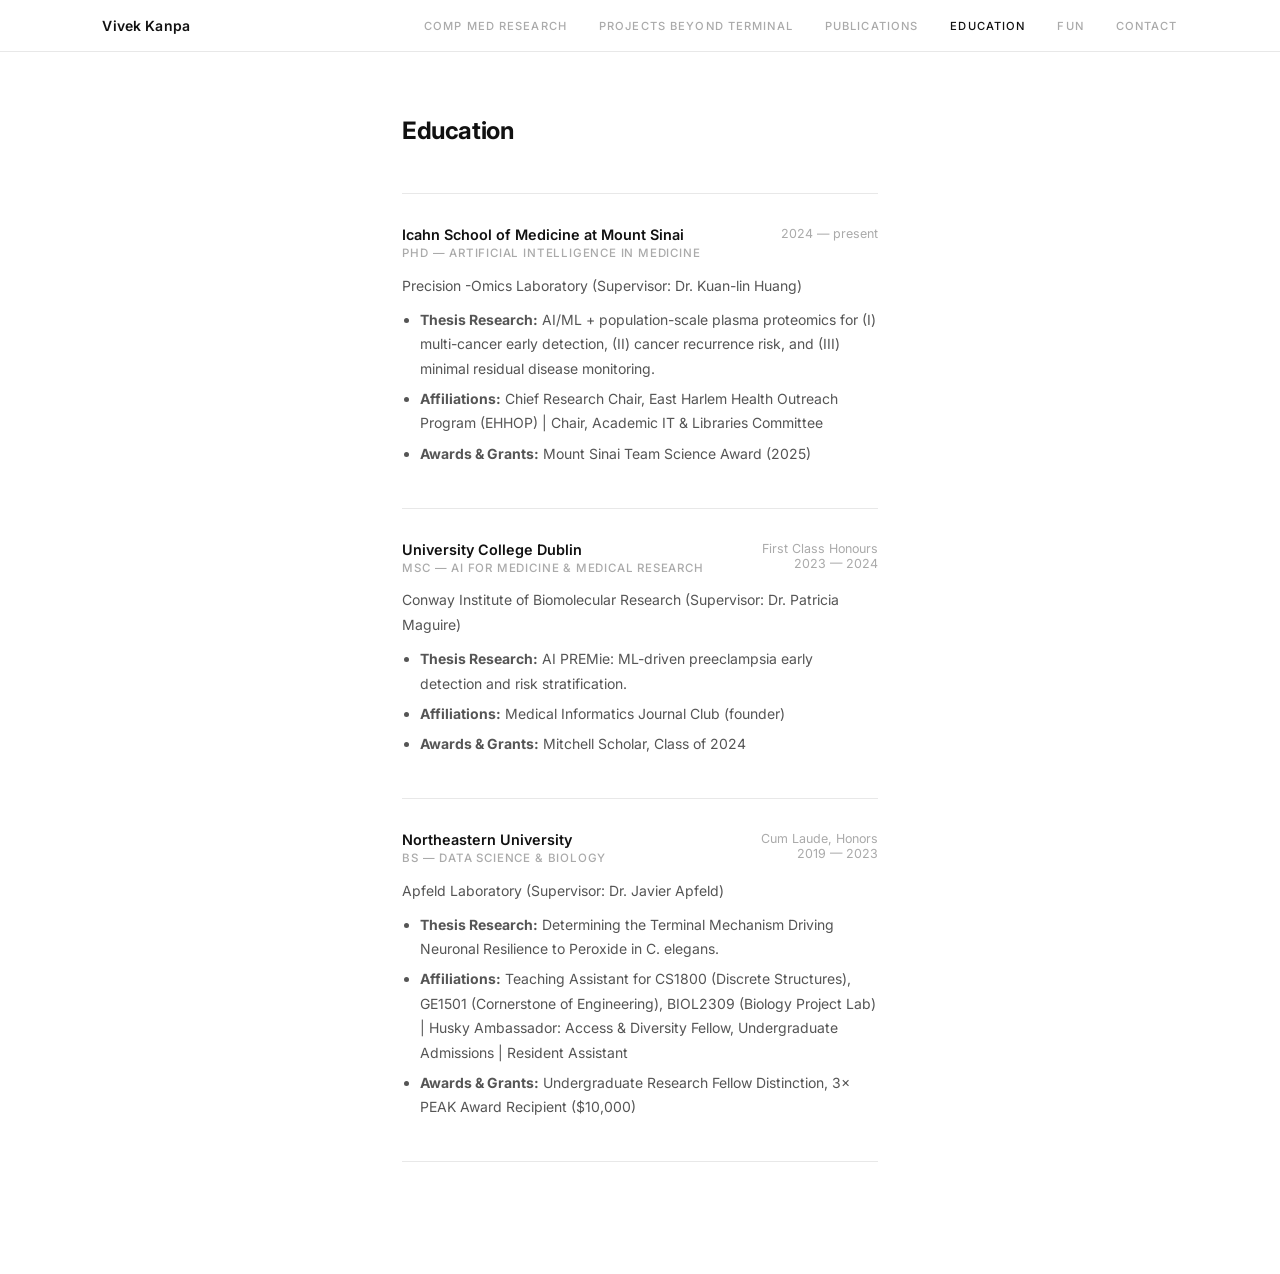
<file: education.html>
<!DOCTYPE html>
<html lang="en">

  <head>
    <meta charset="utf-8">
    <meta name="viewport" content="width=device-width, initial-scale=1">
    <meta name="description" content="Education — Vivek Kanpa">
    <title>Education — Vivek Kanpa</title>
    <link href="https://fonts.googleapis.com/css2?family=Inter:wght@300;400;500;600;700&display=swap" rel="stylesheet">
    <link href="css/resume.css" rel="stylesheet">
  </head>

  <body class="inner-page">

    <header class="site-header">
      <a href="index.html" class="site-name">Vivek Kanpa</a>
      <nav class="site-nav">
        <a href="experience.html">Comp Med Research</a>
        <a href="research.html">Projects Beyond Terminal</a>
        <a href="publications.html">Publications</a>
        <a href="education.html" class="active">Education</a>
        <a href="fun.html">Fun</a>
        <a href="contact.html">Contact</a>
      </nav>
    </header>

    <main class="inner-content">
      <h1 class="section-title">Education</h1>


      <!-- PhD -->
      <div class="entry">
        <div class="entry-body">
          <div class="entry-org">Icahn School of Medicine at Mount Sinai</div>
          <div class="entry-role">PhD &mdash; Artificial Intelligence in Medicine</div>
          <p>Precision -Omics Laboratory (Supervisor: Dr. Kuan-lin Huang)</p>
          <ul>
            <li><strong>Thesis Research:</strong> AI/ML + population-scale plasma proteomics for (I) multi-cancer early detection, (II) cancer recurrence risk, and (III) minimal residual disease monitoring.</li>
            <!-- <li><strong>Additional Research Interests:</strong> AI-VEPs, ambient clinical intelligence, women's health disorders, graph network biology. Side interests in orphan drug policy, public health, tele-medicine, and patient care at safety net clinics.</li> -->
            <li><strong>Affiliations:</strong> Chief Research Chair, East Harlem Health Outreach Program (EHHOP) | Chair, Academic IT &amp; Libraries Committee</li>
            <li><strong>Awards & Grants:</strong> Mount Sinai Team Science Award (2025)</li>         
          </ul>
        </div>
        <div class="entry-date">2024 — present</div>
      </div>


      <!-- MSc -->
      <div class="entry">
        <div class="entry-body">
          <div class="entry-org">University College Dublin</div>
          <div class="entry-role">MSc &mdash; AI for Medicine &amp; Medical Research</div>
          <p>Conway Institute of Biomolecular Research (Supervisor: Dr. Patricia Maguire)</p>          
          <ul>
            <li><strong>Thesis Research:</strong> AI PREMie: ML-driven preeclampsia early detection and risk stratification.</li>
            <!-- <li><strong>Additional Research Interets:</strong> Multi-omics network analysis of acute coronary syndromes (ACS), development of graph-based data imputation methods.</li> -->
            <li><strong>Affiliations:</strong> Medical Informatics Journal Club (founder) </li>
            <li><strong>Awards & Grants:</strong> <a href="https://forbes.com/sites/michaeltnietzel/2022/11/23/meet-the-new-class-of-george-j-mitchell-scholars/" target="_blank" rel="noopener noreferrer">Mitchell Scholar, Class of 2024</a></li>
          </ul>
        </div>
        <div class="entry-date">First Class Honours<br>2023 — 2024</div>
      </div>

      <!-- BS -->
      <div class="entry">
        <div class="entry-body">
          <div class="entry-org">Northeastern University</div>
          <div class="entry-role">BS &mdash; Data Science &amp; Biology</div>
          <p>Apfeld Laboratory (Supervisor: Dr. Javier Apfeld)</p>          
          <ul>
            <li><strong>Thesis Research:</strong> Determining the Terminal Mechanism Driving Neuronal Resilience to Peroxide in C. elegans. </li>
            <!--<li><strong>Research:</strong> Undergraduate Research Fellow Distinction, 3&times; PEAK Award Recipient ($10,000)</li> -->
            <li><strong>Affiliations:</strong> Teaching Assistant for CS1800 (Discrete Structures), GE1501 (Cornerstone of Engineering), BIOL2309 (Biology Project Lab) | Husky Ambassador: Access &amp; Diversity Fellow, Undergraduate Admissions | Resident Assistant</li>
            <li><strong>Awards & Grants:</strong> Undergraduate Research Fellow Distinction, 3&times; PEAK Award Recipient ($10,000)</li>
          </ul>
        </div>
        <div class="entry-date">Cum Laude, Honors<br>2019 — 2023</div>
      </div>

    </main>

  </body>

</html>
</file>
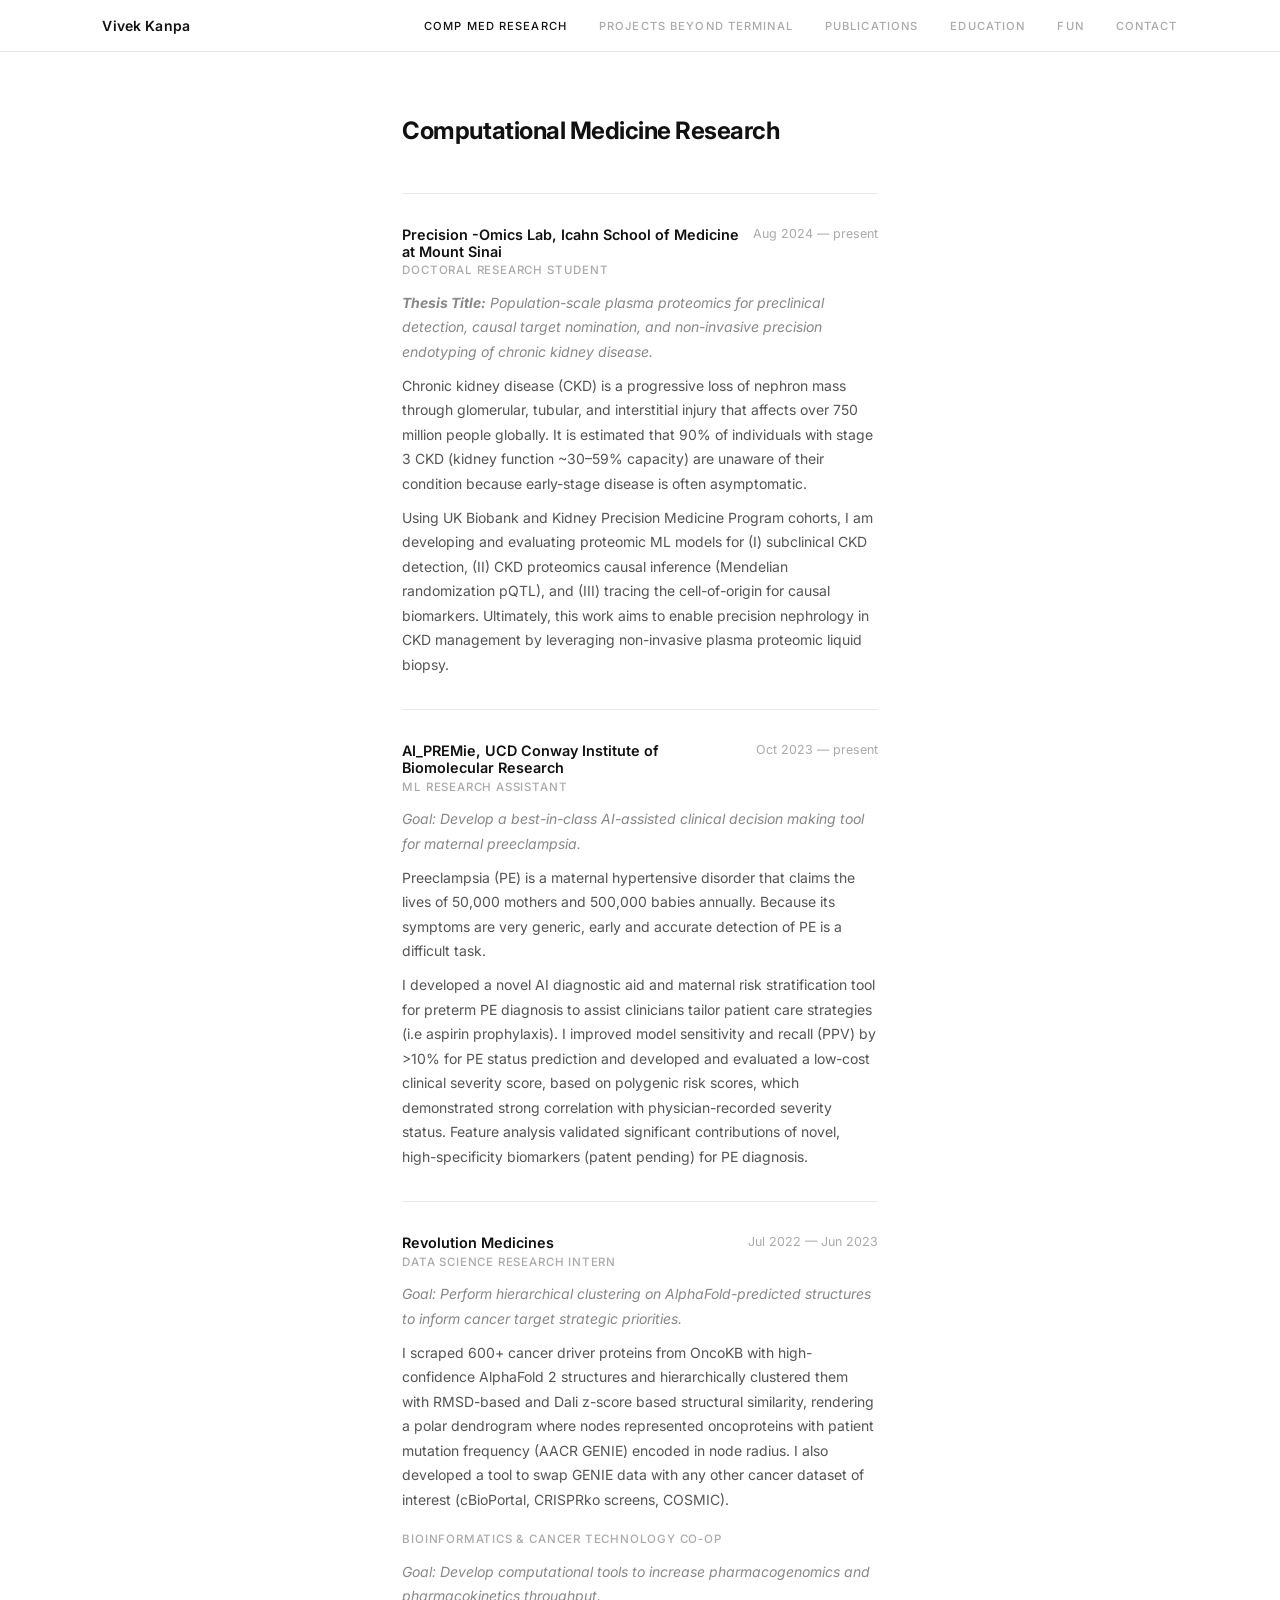
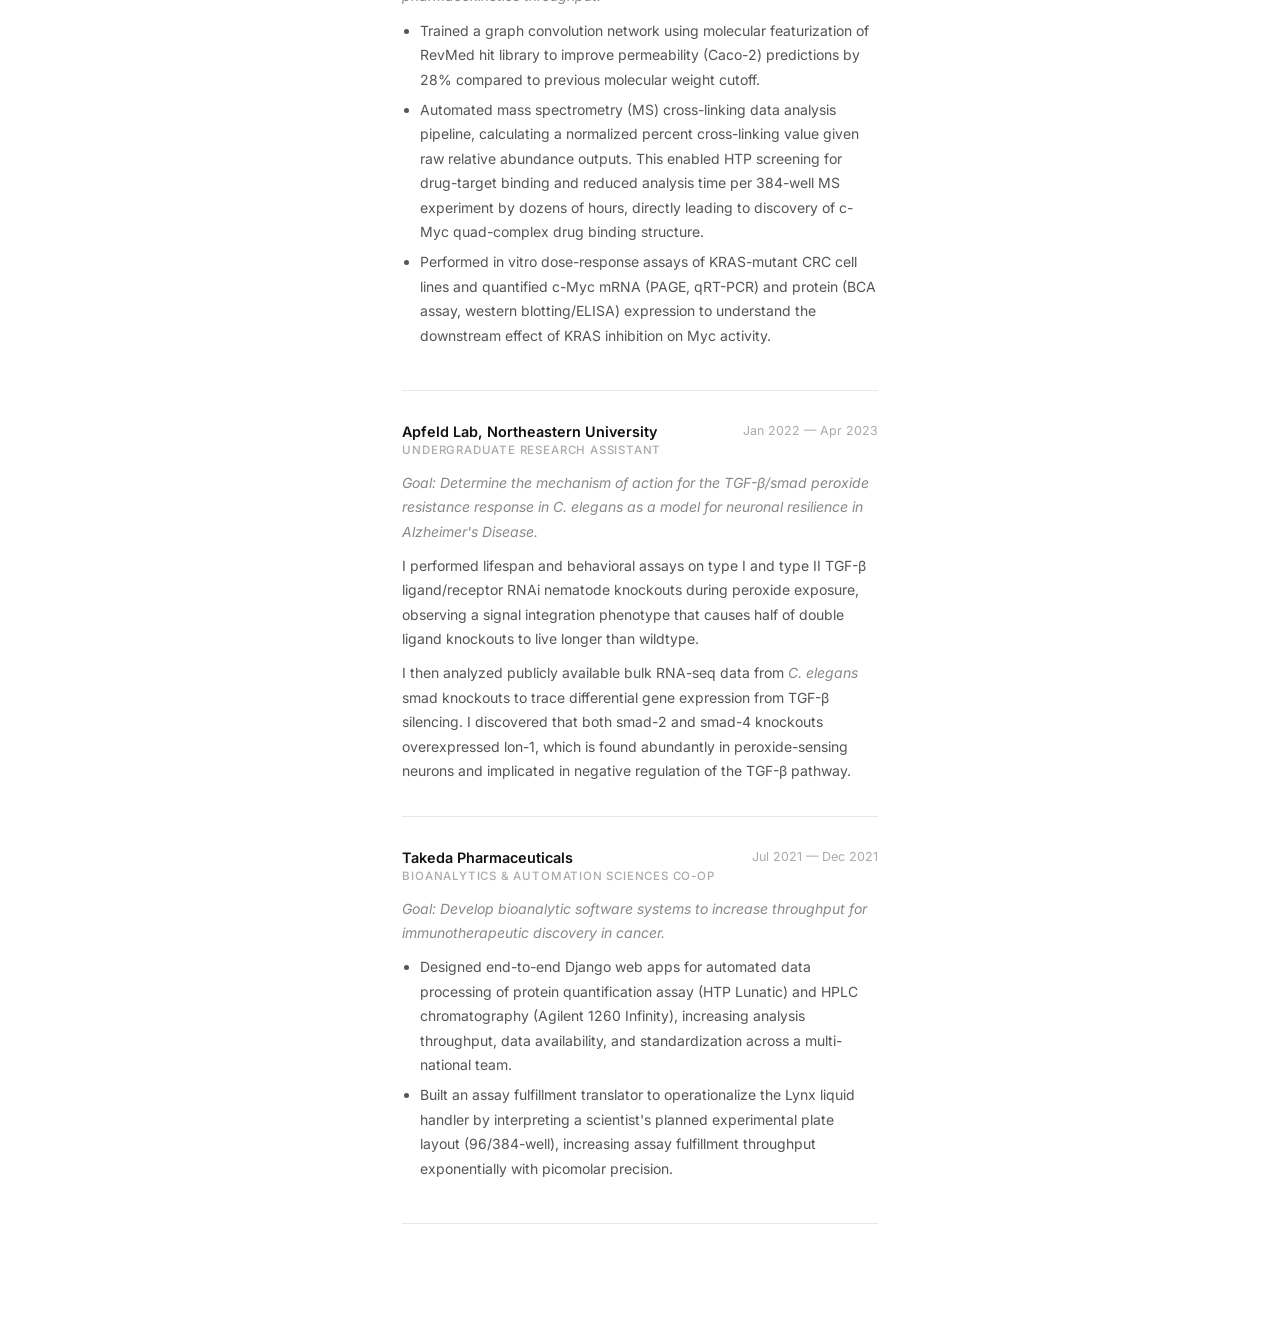
<file: experience.html>
<!DOCTYPE html>
<html lang="en">

  <head>
    <meta charset="utf-8">
    <meta name="viewport" content="width=device-width, initial-scale=1">
    <meta name="description" content="Computational Medicine Research — Vivek Kanpa">
    <title>Computational Medicine Research — Vivek Kanpa</title>
    <link href="https://fonts.googleapis.com/css2?family=Inter:wght@300;400;500;600;700&display=swap" rel="stylesheet">
    <link href="css/resume.css" rel="stylesheet">
  </head>

  <body class="inner-page">

    <header class="site-header">
      <a href="index.html" class="site-name">Vivek Kanpa</a>
      <nav class="site-nav">
        <a href="experience.html" class="active">Comp Med Research</a>
        <a href="research.html">Projects Beyond Terminal</a>
        <a href="publications.html">Publications</a>
        <a href="education.html">Education</a>
        <a href="fun.html">Fun</a>
        <a href="contact.html">Contact</a>
      </nav>
    </header>

    <main class="inner-content">
      <h1 class="section-title">Computational Medicine Research</h1>


      <!-- Mount Sinai -->
      <div class="entry">
        <div class="entry-body">
          <div class="entry-org">Precision -Omics Lab, Icahn School of Medicine at Mount Sinai</div>
          <div class="entry-role">Doctoral Research Student</div>
          <p><em><b>Thesis Title:</b> Population-scale plasma proteomics for preclinical detection, 
            causal target nomination, and non-invasive precision endotyping of chronic kidney disease.</em></p>
          <p>Chronic kidney disease (CKD) is a progressive loss of nephron mass through glomerular, tubular, and 
            interstitial injury that affects over 750 million people globally. It is estimated that 90% of individuals 
            with stage 3 CKD (kidney function ~30–59% capacity) are unaware of their condition because early-stage disease is
            often asymptomatic.</p>
          <p>Using UK Biobank and Kidney Precision Medicine Program cohorts, I am developing and 
            evaluating proteomic ML models for 
            (I) subclinical CKD detection, 
            (II) CKD proteomics causal inference (Mendelian randomization pQTL), and 
            (III) tracing the cell-of-origin for causal biomarkers. 
            Ultimately, this work aims to enable precision nephrology in CKD management
            by leveraging non-invasive plasma proteomic liquid biopsy.</p>
        </div>
        <div class="entry-date">Aug 2024 — present</div>
      </div>

      <!-- AI_PREMie -->
      <div class="entry">
        <div class="entry-body">
          <div class="entry-org">AI_PREMie, UCD Conway Institute of Biomolecular Research</div>
          <div class="entry-role">ML Research Assistant</div>
          <p><em>Goal: Develop a best-in-class AI-assisted clinical decision making tool for maternal preeclampsia.</em></p>
          <p>Preeclampsia (PE) is a maternal hypertensive disorder that claims the lives of 50,000 mothers and 500,000 babies annually. Because its symptoms are very generic, early and accurate detection of PE is a difficult task.</p>
          <p>I developed a novel AI diagnostic aid and maternal risk stratification tool 
            for preterm PE diagnosis to assist clinicians tailor patient care strategies (i.e aspirin 
            prophylaxis). I improved model sensitivity and recall (PPV) by &gt;10% for PE status 
            prediction and developed and evaluated a low-cost clinical severity score, based on
            polygenic risk scores, which demonstrated strong correlation with 
            physician-recorded severity status. Feature analysis validated significant contributions of
            novel, high-specificity biomarkers (patent pending) for PE diagnosis.</p>
        </div>
        <div class="entry-date">Oct 2023 — present</div>
      </div>

      <!-- Revolution Medicines -->
      <div class="entry">
        <div class="entry-body">
          <div class="entry-org">Revolution Medicines</div>
          <div class="entry-role">Data Science Research Intern</div>
          <p><em>Goal: Perform hierarchical clustering on AlphaFold-predicted structures to inform cancer target strategic priorities.</em></p>
          <p>I scraped 600+ cancer driver proteins from OncoKB with high-confidence AlphaFold 2 
            structures and hierarchically clustered them with RMSD-based and Dali z-score based 
            structural similarity, rendering a polar dendrogram where nodes represented 
            oncoproteins with patient mutation frequency (AACR GENIE) encoded in node radius. 
            I also developed a tool to swap GENIE data with any other cancer dataset of interest 
            (cBioPortal, CRISPRko screens, COSMIC).
            <!-- <a href="https://medium.com/@kevivrox/rethinking-drug-discovery-with-ai-big-data-using-alphafold-predictions-to-structurally-align-8aea617b23f3" target="_blank" rel="noopener noreferrer">Documented here.</a></p> -->
          <div class="entry-role" style="margin-top: 1.25rem;">Bioinformatics &amp; Cancer Technology Co-op</div>
          <p><em>Goal: Develop computational tools to increase pharmacogenomics and pharmacokinetics throughput.</em></p>
          <ul>
            <li>Trained a graph convolution network using molecular featurization of 
              RevMed hit library to improve permeability (Caco-2) predictions by 28% compared 
              to previous molecular weight cutoff.</li>
            <li>Automated mass spectrometry (MS) cross-linking data analysis pipeline, calculating a 
              normalized percent cross-linking value given raw relative abundance outputs. This 
              enabled HTP screening for drug-target binding and reduced analysis time per 
              384-well MS experiment by dozens of hours, directly leading to discovery of 
              c-Myc quad-complex drug binding structure.</li>
            <li>Performed in vitro dose-response assays of KRAS-mutant CRC cell lines and quantified c-Myc mRNA (PAGE, qRT-PCR) and protein (BCA assay, western blotting/ELISA) expression to understand the downstream effect of KRAS inhibition on Myc activity.</li>
          </ul>
        </div>
        <div class="entry-date">Jul 2022 — Jun 2023</div>
      </div>

      <!-- Apfeld Lab -->
      <div class="entry">
        <div class="entry-body">
          <div class="entry-org">Apfeld Lab, Northeastern University</div>
          <div class="entry-role">Undergraduate Research Assistant</div>
          <p><em>Goal: Determine the mechanism of action for the TGF-&#946;/smad peroxide resistance response in <em>C. elegans</em> as a model for neuronal resilience in Alzheimer's Disease.</em></p>
          <p>I performed lifespan and behavioral assays on type I and type II TGF-&#946; ligand/receptor RNAi nematode knockouts during peroxide exposure, observing a signal integration phenotype that causes half of double ligand knockouts to live longer than wildtype.</p>
          <p>I then analyzed publicly available bulk RNA-seq data from <em>C. elegans</em> smad knockouts to trace differential gene expression from TGF-&#946; silencing. I discovered that both smad-2 and smad-4 knockouts overexpressed lon-1, which is found abundantly in peroxide-sensing neurons and implicated in negative regulation of the TGF-&#946; pathway.</p>
        </div>
        <div class="entry-date">Jan 2022 — Apr 2023</div>
      </div>

      <!-- Takeda -->
      <div class="entry">
        <div class="entry-body">
          <div class="entry-org">Takeda Pharmaceuticals</div>
          <div class="entry-role">Bioanalytics &amp; Automation Sciences Co-op</div>
          <p><em>Goal: Develop bioanalytic software systems to increase throughput for immunotherapeutic discovery in cancer.</em></p>
          <ul>
            <li>Designed end-to-end Django web apps for automated data processing of protein quantification assay (HTP Lunatic) and HPLC chromatography (Agilent 1260 Infinity), increasing analysis throughput, data availability, and standardization across a multi-national team.</li>
            <li>Built an assay fulfillment translator to operationalize the Lynx liquid handler by interpreting a scientist's planned experimental plate layout (96/384-well), increasing assay fulfillment throughput exponentially with picomolar precision.</li>
          </ul>
        </div>
        <div class="entry-date">Jul 2021 — Dec 2021</div>
      </div>

    </main>

  </body>

</html>
</file>
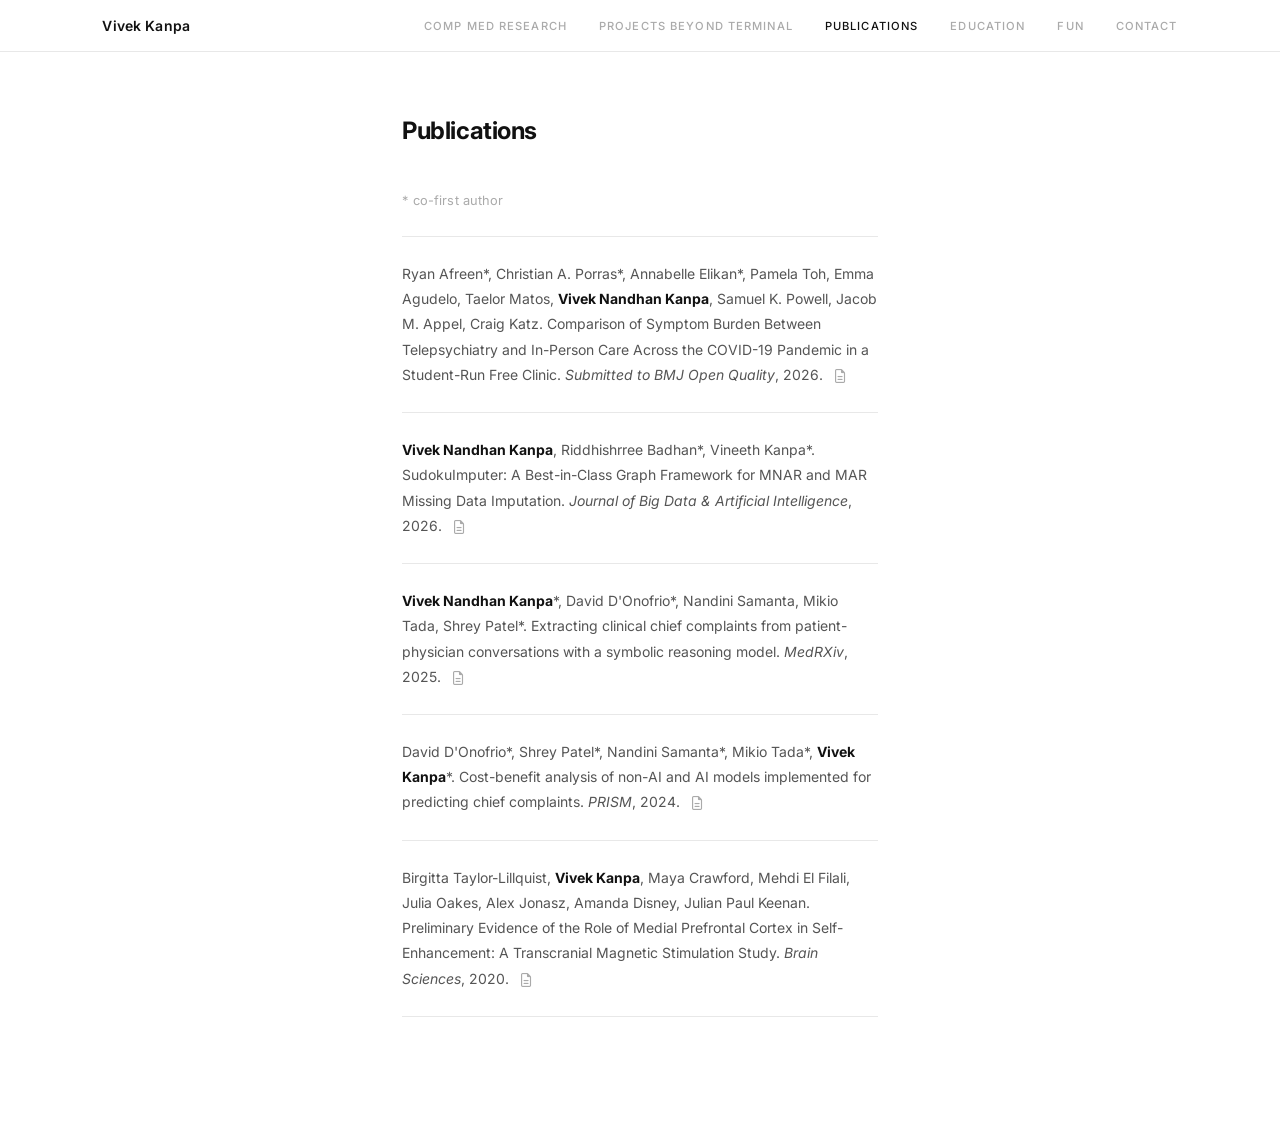
<file: publications.html>
<!DOCTYPE html>
<html lang="en">

  <head>
    <meta charset="utf-8">
    <meta name="viewport" content="width=device-width, initial-scale=1">
    <meta name="description" content="Publications — Vivek Kanpa">
    <title>Publications — Vivek Kanpa</title>
    <link href="https://fonts.googleapis.com/css2?family=Inter:wght@300;400;500;600;700&display=swap" rel="stylesheet">
    <link href="css/resume.css" rel="stylesheet">
    <link href="https://cdnjs.cloudflare.com/ajax/libs/font-awesome/6.5.0/css/all.min.css" rel="stylesheet">
  </head>

  <body class="inner-page">

    <header class="site-header">
      <a href="index.html" class="site-name">Vivek Kanpa</a>
      <nav class="site-nav">
        <a href="experience.html">Comp Med Research</a>
        <a href="research.html">Projects Beyond Terminal</a>
        <a href="publications.html" class="active">Publications</a>
        <a href="education.html">Education</a>
        <a href="fun.html">Fun</a>
        <a href="contact.html">Contact</a>
      </nav>
    </header>

    <main class="inner-content">
      <h1 class="section-title">Publications</h1>

      <p class="pub-note">* co-first author</p>

      <ul class="pub-list">
        <li>
          Ryan Afreen*, Christian A. Porras*, Annabelle Elikan*, Pamela Toh, Emma Agudelo, Taelor Matos, <strong>Vivek Nandhan Kanpa</strong>, Samuel K. Powell, Jacob M. Appel, Craig Katz. Comparison of Symptom Burden Between Telepsychiatry and In-Person Care Across the COVID-19 Pandemic in a Student-Run Free Clinic. <em>Submitted to BMJ Open Quality</em>, 2026.
          <a href="#" target="_blank" rel="noopener" class="pub-link" aria-label="View paper"><i class="fa-regular fa-file-lines"></i></a>
        </li>
        <li>
          <strong>Vivek Nandhan Kanpa</strong>, Riddhishrree Badhan*, Vineeth Kanpa*. SudokuImputer: A Best-in-Class Graph Framework for MNAR and MAR Missing Data Imputation. <em>Journal of Big Data & Artificial Intelligence</em>, 2026.
          <a href="https://jbdai.org/index.php/JBDAI/article/view/64/37" target="_blank" rel="noopener" class="pub-link" aria-label="View paper"><i class="fa-regular fa-file-lines"></i></a>
        </li>
        <li>
          <strong>Vivek Nandhan Kanpa</strong>*, David D'Onofrio*, Nandini Samanta, Mikio Tada, Shrey Patel*. Extracting clinical chief complaints from patient-physician conversations with a symbolic reasoning model. <em>MedRXiv</em>, 2025.
          <a href="https://www.medrxiv.org/content/10.64898/2025.12.10.25341937v1.full" target="_blank" rel="noopener" class="pub-link" aria-label="View paper"><i class="fa-regular fa-file-lines"></i></a>
        </li>
        <li>
          David D'Onofrio*, Shrey Patel*, Nandini Samanta*, Mikio Tada*, <strong>Vivek Kanpa</strong>*. Cost-benefit analysis of non-AI and AI models implemented for predicting chief complaints. <em>PRISM</em>, 2024.
          <a href="https://carolinaprism.unc.edu/wp-content/uploads/sites/5719/2024/12/Volume-1-Issue-3-December-2024.pdf" target="_blank" rel="noopener" class="pub-link" aria-label="View paper"><i class="fa-regular fa-file-lines"></i></a>
        </li>
        <li>
          Birgitta Taylor-Lillquist, <strong>Vivek Kanpa</strong>, Maya Crawford, Mehdi El Filali, Julia Oakes, Alex Jonasz, Amanda Disney, Julian Paul Keenan. Preliminary Evidence of the Role of Medial Prefrontal Cortex in Self-Enhancement: A Transcranial Magnetic Stimulation Study. <em>Brain Sciences</em>, 2020.
          <a href="https://pmc.ncbi.nlm.nih.gov/articles/PMC7464708/" target="_blank" rel="noopener" class="pub-link" aria-label="View paper"><i class="fa-regular fa-file-lines"></i></a>
        </li>
      </ul>
    </main>

  </body>

</html>
</file>
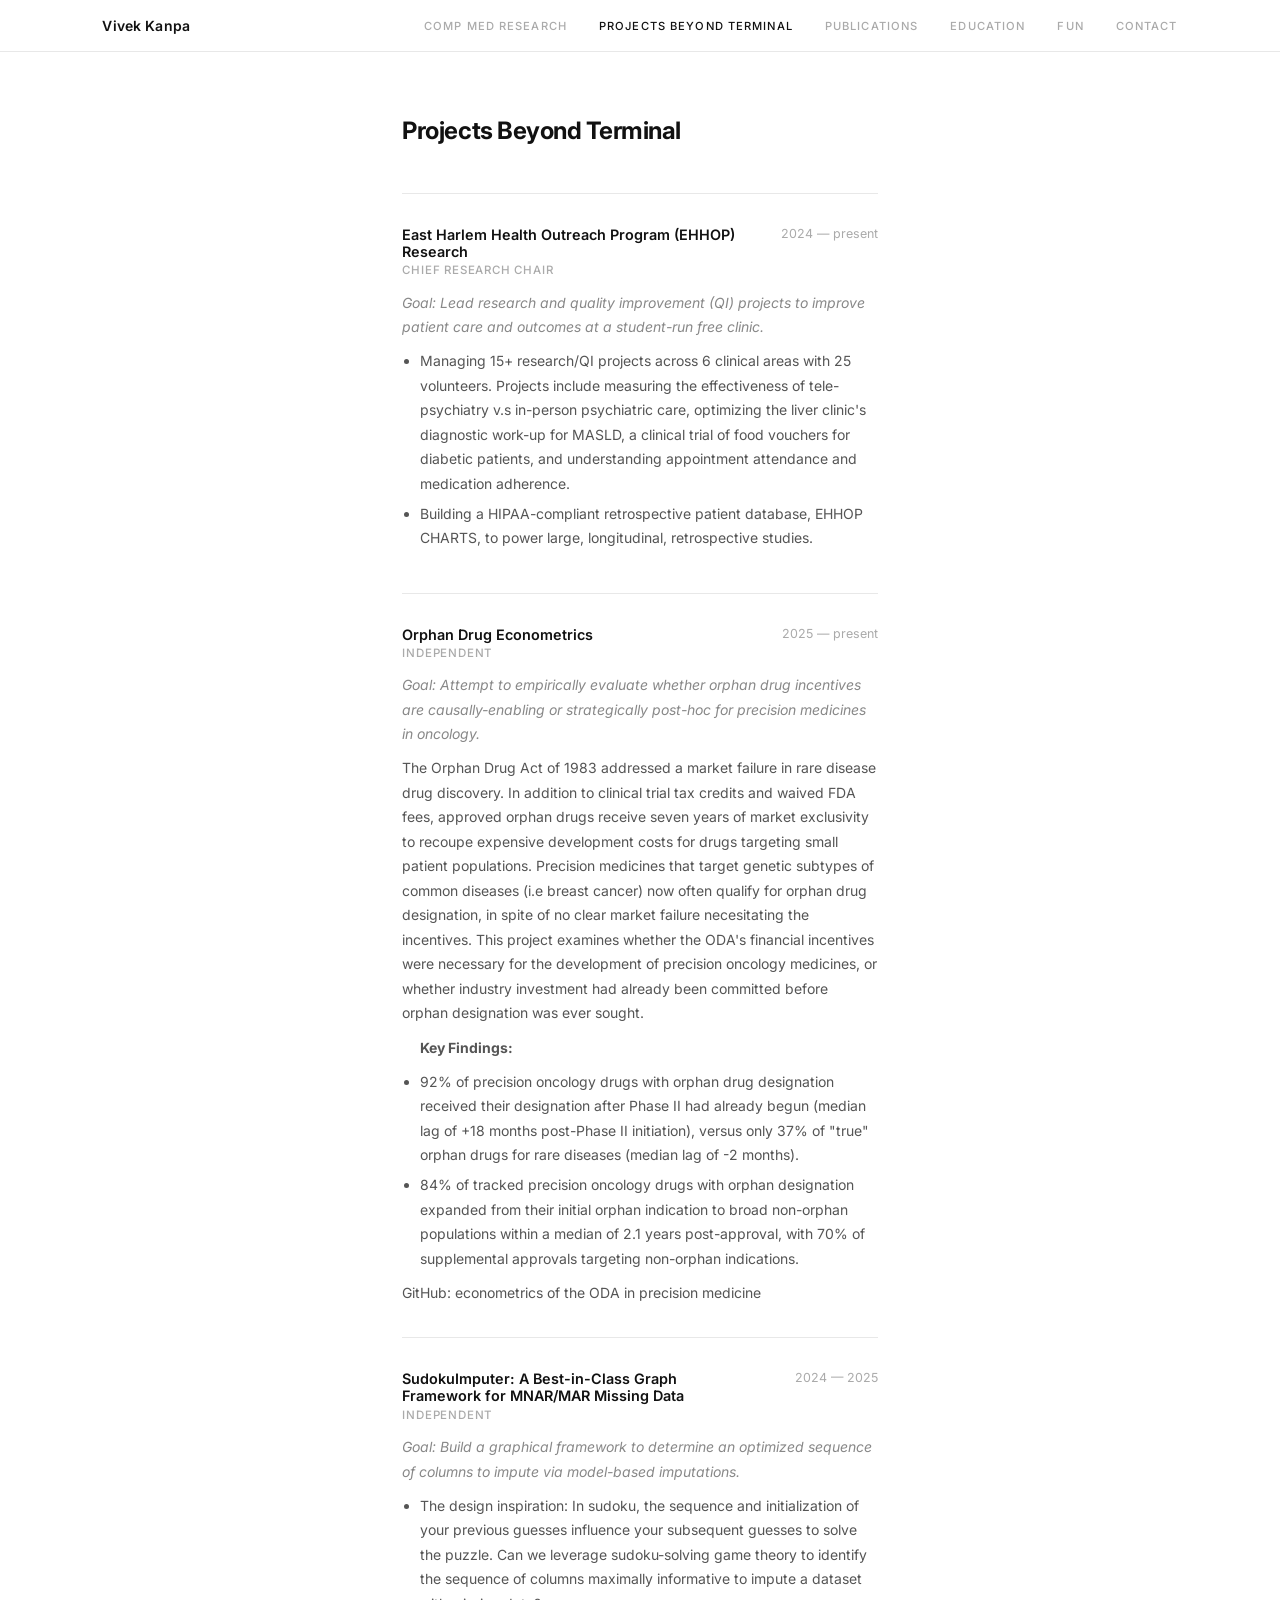
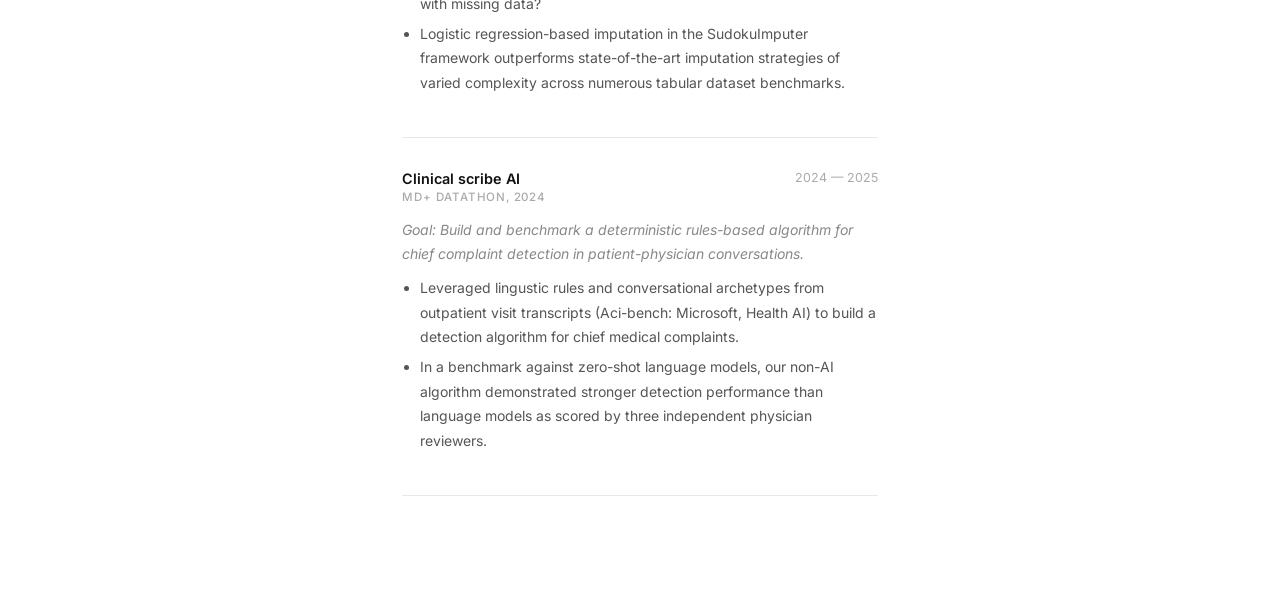
<file: research.html>
<!DOCTYPE html>
<html lang="en">

  <head>
    <meta charset="utf-8">
    <meta name="viewport" content="width=device-width, initial-scale=1">
    <meta name="description" content="Projects Beyond Terminal — Vivek Kanpa">
    <title>Projects Beyond Terminal — Vivek Kanpa</title>
    <link href="https://fonts.googleapis.com/css2?family=Inter:wght@300;400;500;600;700&display=swap" rel="stylesheet">
    <link href="css/resume.css" rel="stylesheet">
  </head>

  <body class="inner-page">

    <header class="site-header">
      <a href="index.html" class="site-name">Vivek Kanpa</a>
      <nav class="site-nav">
        <a href="experience.html">Comp Med Research</a>
        <a href="research.html" class="active">Projects Beyond Terminal</a>
        <a href="publications.html">Publications</a>
        <a href="education.html">Education</a>
        <a href="fun.html">Fun</a>
        <a href="contact.html">Contact</a> 
      </nav>
    </header>

    <main class="inner-content">
      <h1 class="section-title">Projects Beyond Terminal</h1>

      <!-- EHHOP -->
      <div class="entry">
        <div class="entry-body">
          <div class="entry-org">East Harlem Health Outreach Program (EHHOP) Research</div>
          <div class="entry-role">Chief Research Chair</div>
          <p><em>Goal: Lead research and quality improvement (QI) projects to improve patient care and outcomes at a student-run free clinic.</em></p>
          <ul>
            <li>Managing 15+ research/QI projects across 6 clinical areas with 25 volunteers. Projects include measuring 
              the effectiveness of tele-psychiatry v.s in-person psychiatric care, optimizing the liver clinic's 
              diagnostic work-up for MASLD, a clinical trial of food vouchers for diabetic patients, and understanding
              appointment attendance and medication adherence.</li>
            <li>Building a HIPAA-compliant retrospective patient database, EHHOP CHARTS, to power large, longitudinal, retrospective studies.</li>
          </ul>
        </div>
        <div class="entry-date"> 2024 — present</div>
      </div>

      <!-- Health econ: ODA in PM -->
      <div class="entry">
        <div class="entry-body">
          <div class="entry-org">Orphan Drug Econometrics</div>
          <div class="entry-role">Independent </div>
          <p><em>Goal: Attempt to empirically evaluate whether orphan drug incentives 
            are causally-enabling or strategically post-hoc for precision medicines in oncology.</em></p>
          <p>The Orphan Drug Act of 1983 addressed a market failure 
            in rare disease drug discovery. 
            In addition to clinical trial tax credits and waived FDA fees, approved orphan drugs
            receive seven years of market exclusivity to recoupe expensive development 
            costs for drugs targeting small patient populations. Precision medicines that
          target genetic subtypes of common diseases (i.e breast cancer) now often qualify for orphan drug 
          designation, in spite of no clear market failure necesitating the incentives. 
          This project examines whether the ODA's financial 
          incentives were necessary for the development of precision oncology 
          medicines, or whether industry investment had already been committed before 
          orphan designation was ever sought. </p>
          
          <ul>
            <p><strong>Key Findings:</strong></p>
            <li>92% of precision oncology drugs with orphan drug designation received 
              their designation after Phase II had already begun (median lag of +18 
              months post-Phase II initiation), versus only 37% of "true" orphan drugs 
              for rare diseases (median lag of -2 months).</li>
            <li>84% of tracked precision oncology drugs with orphan designation 
              expanded from their initial orphan indication to broad non-orphan 
              populations within a median of 2.1 years post-approval, with 70% of 
              supplemental approvals targeting non-orphan indications.</li>
          </ul>
          <p><a href="https://github.com/vkanpa01/Revised_Econometrics_ODA">GitHub: econometrics of the ODA in precision medicine</a></p>
        </div>
        <div class="entry-date">2025 — present</div>
      </div>

      <!-- SudokuImputer -->
      <div class="entry">
        <div class="entry-body">
          <div class="entry-org">SudokuImputer: A Best-in-Class Graph Framework for MNAR/MAR Missing Data</div>
          <div class="entry-role">Independent</div>
          <p><em>Goal: Build a graphical framework to determine an optimized sequence of columns to impute via model-based imputations.</em></p>
          <ul>
            <li>The design inspiration: In sudoku, the sequence and initialization of your previous guesses influence your subsequent guesses to solve the puzzle.
              Can we leverage sudoku-solving game theory to identify the sequence of columns maximally informative to impute a dataset with missing data?</li>
            </li>
            <li> Logistic regression-based imputation in the SudokuImputer framework outperforms state-of-the-art imputation strategies of varied complexity
              across numerous tabular dataset benchmarks. </li>
          </ul>
        </div>
        <div class="entry-date"> 2024 — 2025</div>
      </div>

      <!-- Datathon clinical scribe -->
      <div class="entry">
        <div class="entry-body">
          <div class="entry-org">Clinical scribe AI</div>
          <div class="entry-role">MD+ Datathon, 2024</div>
          <p><em>Goal: Build and 
            benchmark a deterministic rules-based algorithm for chief complaint detection in
            patient-physician conversations.</em></p>
          <ul>
            <li>Leveraged lingustic rules and conversational archetypes from outpatient visit transcripts (Aci-bench: Microsoft, Health AI) 
              to build a detection algorithm for chief medical complaints.
            </li>
            <li>In a benchmark against zero-shot language models, our non-AI algorithm demonstrated stronger detection performance than language models
              as scored by three independent physician reviewers.</li>
          </ul>
        </div>
        <div class="entry-date"> 2024 — 2025</div>
      </div>

    </main>

  </body>

</html>
</file>
<file: css/resume.css>
/* =====================================================
   Vivek Kanpa — Minimalist Portfolio
   ===================================================== */

/* === RESET & BASE === */
*, *::before, *::after {
  box-sizing: border-box;
  margin: 0;
  padding: 0;
}

html { font-size: 16px; }

body {
  font-family: 'Inter', -apple-system, BlinkMacSystemFont, 'Segoe UI', sans-serif;
  background: #ffffff;
  color: #555555;
  -webkit-font-smoothing: antialiased;
  -moz-osx-font-smoothing: grayscale;
}

a {
  color: inherit;
  text-decoration: none;
  transition: color 0.15s;
}

a:hover { color: #BD5D38; }

/* =====================================================
   LANDING PAGE
   ===================================================== */

body.landing-page {
  height: 100vh;
  display: flex;
  align-items: center;
}

.landing {
  padding: 0 8vw;
  width: 100%;
}

.landing-content {
  display: flex;
  flex-direction: column;
  gap: 2.25rem;
}

/* Identity block */
.landing-identity h1 {
  font-size: 4rem;
  font-weight: 700;
  color: #111111;
  letter-spacing: -0.03em;
  line-height: 1.05;
  margin-bottom: 0.5rem;
}

.landing-role {
  font-size: 0.9rem;
  font-weight: 400;
  color: #999999;
  line-height: 1.6;
  letter-spacing: 0.01em;
}

/* Nav links */
.landing-nav {
  display: flex;
  flex-direction: column;
  gap: 0.45rem;
}

.landing-nav a {
  font-size: 0.875rem;
  font-weight: 500;
  color: #555555;
  width: fit-content;
}

.landing-nav a:hover { color: #BD5D38; }

/* Social icons */
.landing-social {
  display: flex;
  gap: 1.25rem;
}

.landing-social a {
  font-size: 1rem;
  color: #bbbbbb;
}

.landing-social a:hover { color: #BD5D38; }

/* =====================================================
   INNER PAGES — SHARED HEADER
   ===================================================== */

.site-header {
  position: fixed;
  top: 0;
  left: 0;
  right: 0;
  height: 52px;
  background: #ffffff;
  border-bottom: 1px solid #e8e8e8;
  display: flex;
  align-items: center;
  justify-content: space-between;
  padding: 0 8vw;
  z-index: 100;
}

.site-name {
  font-size: 0.875rem;
  font-weight: 600;
  color: #111111;
  letter-spacing: 0.01em;
}

.site-name:hover { color: #BD5D38; }

.site-nav {
  display: flex;
  gap: 2rem;
}

.site-nav a {
  font-size: 0.7rem;
  font-weight: 500;
  letter-spacing: 0.1em;
  text-transform: uppercase;
  color: #aaaaaa;
}

.site-nav a:hover { color: #111111; }
.site-nav a.active { color: #111111; }

/* =====================================================
   INNER PAGES — CONTENT
   ===================================================== */

body.inner-page {
  padding-top: 52px;
}

.inner-content {
  max-width: 680px;
  margin: 0 auto;
  padding: 4rem 8vw 7rem;
}

.section-title {
  font-size: 1.5rem;
  font-weight: 700;
  color: #111111;
  letter-spacing: -0.02em;
  margin-bottom: 3rem;
}

/* =====================================================
   EXPERIENCE / EDUCATION — ENTRY ROWS
   ===================================================== */

.entry {
  position: relative;
  padding: 2rem 0;
  border-bottom: 1px solid #e8e8e8;
}

.entry:first-of-type { border-top: 1px solid #e8e8e8; }

.entry-body {}

.entry-org {
  font-size: 0.9rem;
  font-weight: 600;
  color: #111111;
  margin-bottom: 0.2rem;
  padding-right: 8.5rem;
}

.entry-role {
  font-size: 0.72rem;
  font-weight: 500;
  color: #aaaaaa;
  text-transform: uppercase;
  letter-spacing: 0.07em;
  white-space: nowrap;
  margin-bottom: 0.85rem;
  padding-right: 8.5rem;
}

.entry-body p {
  font-size: 0.875rem;
  line-height: 1.75;
  color: #555555;
  margin-bottom: 0.6rem;
}

.entry-body p:last-child { margin-bottom: 0; }

.entry-body ul {
  padding-left: 1.1rem;
  margin-bottom: 0.6rem;
}

.entry-body li {
  font-size: 0.875rem;
  line-height: 1.75;
  color: #555555;
  margin-bottom: 0.35rem;
}

.entry-body em {
  color: #888888;
}

.entry-date {
  position: absolute;
  top: 2rem;
  right: 0;
  font-size: 0.78rem;
  font-weight: 400;
  color: #aaaaaa;
  white-space: nowrap;
  text-align: right;
}

/* =====================================================
   PUBLICATIONS
   ===================================================== */

.pub-note {
  font-size: 0.8rem;
  color: #aaaaaa;
  margin-bottom: 1.75rem;
  letter-spacing: 0.01em;
}

.pub-list {
  list-style: none;
}

.pub-list li {
  font-size: 0.875rem;
  line-height: 1.8;
  color: #555555;
  padding: 1.5rem 0;
  border-bottom: 1px solid #e8e8e8;
}

.pub-list li:first-child { border-top: 1px solid #e8e8e8; }

.pub-list strong { color: #111111; }

.pub-link {
  display: inline-block;
  margin-left: 0.5rem;
  color: #aaaaaa;
  font-size: 0.85rem;
  vertical-align: middle;
  text-decoration: none;
  transition: color 0.2s ease;
}

.pub-link:hover { color: #111111; }

/* =====================================================
   CONTACT
   ===================================================== */

.contact-list {
  list-style: none;
  display: flex;
  flex-direction: column;
  gap: 1.1rem;
}

.contact-list li {
  display: flex;
  gap: 1.5rem;
  align-items: baseline;
}

.contact-label {
  font-size: 0.68rem;
  font-weight: 500;
  letter-spacing: 0.1em;
  text-transform: uppercase;
  color: #aaaaaa;
  min-width: 90px;
  flex-shrink: 0;
}

.contact-value {
  font-size: 0.875rem;
  color: #555555;
}

.contact-value a { color: #555555; }
.contact-value a:hover { color: #BD5D38; }

/* =====================================================
   RESPONSIVE
   ===================================================== */

@media (max-width: 640px) {
  .landing-identity h1 { font-size: 2.75rem; }
  .landing { padding: 0 6vw; }

  .site-header { padding: 0 6vw; }
  .site-nav { gap: 1.25rem; }

  .inner-content { padding: 3rem 6vw 5rem; }

  .entry {
    display: grid;
    grid-template-columns: 1fr;
    grid-template-rows: auto auto;
  }

  .entry-date {
    position: static;
    grid-row: 1;
    margin-bottom: 0.5rem;
    text-align: left;
  }

  .entry-body {
    grid-row: 2;
  }

  .entry-org,
  .entry-role {
    padding-right: 0;
  }
}

/* === FUN PAGE — bypasses inner-content, full-viewport centering === */
.fun-page {
  display: flex;
  align-items: center;
  justify-content: center;
  min-height: calc(100vh - 52px); /* 52px = header height */
  /* override inner-content constraints */
  max-width: none;
  width: 100%;
  padding: 0;
  margin: 0;
}

body:has(.fun-page) {
  background: #1c1f23;
}

/* pagination */
.fun-pagination {
  position: fixed;
  bottom: 1.5rem;
  left: 50%;
  transform: translateX(-50%);
  display: flex;
  gap: 0.5rem;
  z-index: 100;
}

.fun-pagination .page-pip {
  width: 28px;
  height: 3px;
  border-radius: 2px;
  background: #4a5058;
  cursor: pointer;
  transition: background 0.2s, width 0.2s;
}

.fun-pagination .page-pip.active {
  background: #a0a8b0;
  width: 44px;
}

/* === VIDEO EMBED + DJ FADER === */
.fun-player {
  display: flex;
  align-items: flex-start;
  gap: 1.5rem;
  width: 75vw;
}

.video-wrapper {
  position: relative;
  flex: 1;
  aspect-ratio: 16 / 9;
}

.video-wrapper iframe {
  position: absolute;
  inset: 0;
  width: 100%;
  height: 100%;
}

/* Blocks YouTube hover UI (title bar, end-screen, branding) */
.video-overlay {
  position: absolute;
  inset: 0;
  z-index: 1;
  cursor: pointer;
}

/* DJ-style fader column */
.fader-column {
  display: flex;
  flex-direction: column;
  align-items: center;
  justify-content: space-between;
  background: #1a1a1a;
  border-radius: 6px;
  padding: 0.75rem 0.5rem;
  width: 56px;
  /* video width = 75vw - fader(56px) - pp-col(64px) - 2 gaps(3rem) */
  height: calc((75vw - 120px - 3rem) * 0.5625);
}

.fader-label {
  font-size: 0.65rem;
  font-weight: 600;
  letter-spacing: 0.08em;
  color: #888;
  text-transform: uppercase;
}

/* The groove the fader rides in */
.fader-channel {
  flex: 1;
  display: flex;
  align-items: center;
  justify-content: center;
  padding: 0.5rem 0;
  overflow: hidden;
}

/* Vertical range input */
.dj-fader {
  -webkit-appearance: none;
  appearance: none;
  writing-mode: vertical-lr;
  direction: rtl;       /* bottom = 0, top = 100 */
  width: 36px;
  height: 100%;
  min-height: 120px;
  background: transparent;
  cursor: pointer;
}

/* Track */
.dj-fader::-webkit-slider-runnable-track {
  width: 4px;
  background: #444;
  border-radius: 2px;
}
.dj-fader::-moz-range-track {
  width: 4px;
  background: #444;
  border-radius: 2px;
}

/* Fader cap */
.dj-fader::-webkit-slider-thumb {
  -webkit-appearance: none;
  appearance: none;
  width: 34px;
  height: 18px;
  margin-left: -15px;  /* center 34px thumb on 4px track */
  background: linear-gradient(180deg, #e8e8e8 0%, #c0c0c0 50%, #e8e8e8 100%);
  border: 1px solid #999;
  border-radius: 3px;
  box-shadow: 0 1px 3px rgba(0,0,0,0.5);
  cursor: grab;
}
.dj-fader::-webkit-slider-thumb:active {
  cursor: grabbing;
}
.dj-fader::-moz-range-thumb {
  width: 34px;
  height: 18px;
  background: linear-gradient(180deg, #e8e8e8 0%, #c0c0c0 50%, #e8e8e8 100%);
  border: 1px solid #999;
  border-radius: 3px;
  box-shadow: 0 1px 3px rgba(0,0,0,0.5);
  cursor: grab;
}

/* === PLAY/PAUSE KNOB === */
.pp-column {
  display: flex;
  align-items: center;
  justify-content: center;
  width: 64px;
}

.pp-btn {
  width: 64px;
  height: 64px;
  border-radius: 50%;
  border: none;
  cursor: pointer;
  /* brushed metal look */
  background: radial-gradient(circle at 38% 35%, #666 0%, #2a2a2a 55%, #111 100%);
  box-shadow:
    0 0 0 3px #222,
    0 0 0 5px #555,
    0 6px 16px rgba(0,0,0,0.8);
  display: flex;
  align-items: center;
  justify-content: center;
  font-size: 0.7rem;
  letter-spacing: -0.02em;
  /* green = playing */
  color: #00dd44;
  text-shadow: 0 0 6px #00dd44;
  transition: color 0.2s, text-shadow 0.2s;
}

.pp-btn.paused {
  color: #dd2200;
  text-shadow: 0 0 6px #dd2200;
}

.pp-btn:active {
  transform: scale(0.95);
}
</file>
